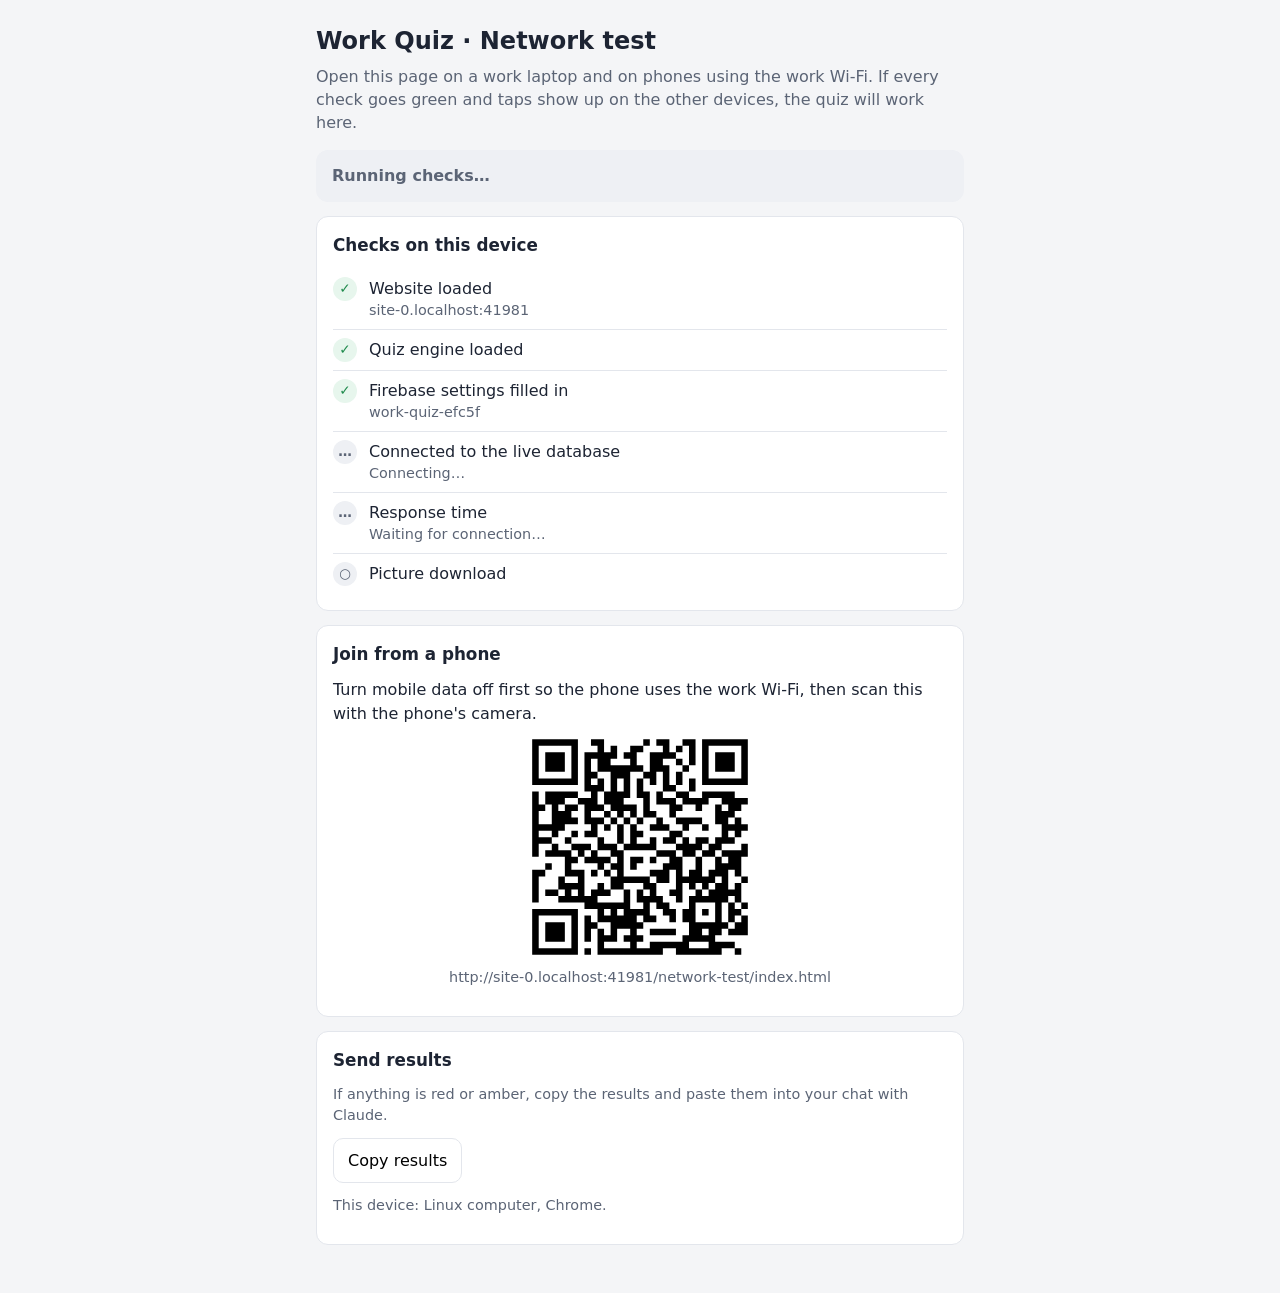
<file: network-test/index.html>
<!DOCTYPE html>
<html lang="en">
<head>
<meta charset="utf-8">
<meta name="viewport" content="width=device-width, initial-scale=1">
<title>Work Quiz – Network test</title>
<style>
  :root {
    --bg: #f4f5f7; --card: #ffffff; --ink: #1d2433; --muted: #5b6475; --line: #e3e6ec;
    --ok: #1f8a4c; --ok-bg: #e7f6ed; --warn: #a15c00; --warn-bg: #fff3e0;
    --fail: #c0362c; --fail-bg: #fdeceb; --accent: #3b4cca;
  }
  * { box-sizing: border-box; }
  body { margin: 0; background: var(--bg); color: var(--ink);
    font: 16px/1.45 system-ui, -apple-system, "Segoe UI", Roboto, sans-serif; }
  main { max-width: 680px; margin: 0 auto; padding: 20px 16px 48px; }
  h1 { font-size: 1.5rem; margin: 4px 0 6px; }
  h2 { font-size: 1.05rem; margin: 0 0 12px; }
  h3 { font-size: .95rem; margin: 18px 0 8px; color: var(--muted); font-weight: 600; }
  p { margin: 0 0 12px; }
  .lead { color: var(--muted); }
  .card { background: var(--card); border: 1px solid var(--line); border-radius: 12px;
    padding: 16px; margin-top: 14px; }
  .banner { border-radius: 12px; padding: 14px 16px; margin-top: 16px; font-weight: 600; }
  .banner.pending { background: #eef0f4; color: var(--muted); }
  .banner.ok { background: var(--ok-bg); color: var(--ok); }
  .banner.warn { background: var(--warn-bg); color: var(--warn); }
  .banner.fail { background: var(--fail-bg); color: var(--fail); }
  .checks { list-style: none; margin: 0; padding: 0; }
  .checks li { display: grid; grid-template-columns: 28px 1fr; column-gap: 8px;
    padding: 8px 0; border-top: 1px solid var(--line); }
  .checks li:first-child { border-top: 0; }
  .checks .icon { grid-row: span 2; width: 24px; height: 24px; border-radius: 50%;
    display: flex; align-items: center; justify-content: center; font-weight: 700;
    font-size: .85rem; background: #eef0f4; color: var(--muted); }
  .checks .icon::before { content: "○"; }
  .checks li.pending .icon::before { content: "…"; }
  .checks li.ok .icon { background: var(--ok-bg); color: var(--ok); }
  .checks li.ok .icon::before { content: "✓"; }
  .checks li.warn .icon { background: var(--warn-bg); color: var(--warn); }
  .checks li.warn .icon::before { content: "!"; }
  .checks li.fail .icon { background: var(--fail-bg); color: var(--fail); }
  .checks li.fail .icon::before { content: "✕"; }
  .checks .detail { color: var(--muted); font-size: .9rem; }
  .checks li.fail .detail { color: var(--fail); }
  label { display: block; font-weight: 600; margin-bottom: 12px; }
  input { display: block; width: 100%; margin-top: 6px; padding: 10px 12px; font: inherit;
    border: 1px solid var(--line); border-radius: 8px; }
  button { font: inherit; cursor: pointer; border-radius: 10px; border: 1px solid var(--line);
    background: #fff; padding: 10px 14px; }
  button.big { display: block; width: 100%; padding: 22px; font-size: 1.6rem; font-weight: 800;
    letter-spacing: .08em; background: var(--accent); color: #fff; border: 0; }
  button.big:active { transform: scale(.98); }
  button:disabled { opacity: .5; cursor: default; }
  ul.list { list-style: none; margin: 0; padding: 0; }
  ul.list li { padding: 7px 0; border-top: 1px solid var(--line); display: flex;
    justify-content: space-between; gap: 12px; }
  ul.list li:first-child { border-top: 0; }
  ul.list .sub { color: var(--muted); font-size: .9rem; white-space: nowrap; }
  ul.list li.empty { color: var(--muted); }
  ul.list li.fresh { animation: flash 1.2s ease-out; }
  @keyframes flash { from { background: #fff6c2; } to { background: transparent; } }
  #qr { display: flex; justify-content: center; margin: 4px 0 10px; }
  #qr svg { width: 220px; height: 220px; }
  .url { text-align: center; word-break: break-all; font-size: .9rem; color: var(--muted); }
  .row { display: flex; gap: 10px; flex-wrap: wrap; align-items: center; }
  .small { font-size: .9rem; color: var(--muted); }
  [hidden] { display: none !important; }
</style>
</head>
<body>
<main>
  <h1>Work Quiz · Network test</h1>
  <p class="lead">Open this page on a work laptop and on phones using the work Wi-Fi.
    If every check goes green and taps show up on the other devices, the quiz will work here.</p>

  <div id="banner" class="banner pending">Running checks…</div>

  <section class="card">
    <h2>Checks on this device</h2>
    <ul class="checks">
      <li id="c-page"><span class="icon"></span><span class="label">Website loaded</span><span class="detail"></span></li>
      <li id="c-lib"><span class="icon"></span><span class="label">Quiz engine loaded</span><span class="detail"></span></li>
      <li id="c-config"><span class="icon"></span><span class="label">Firebase settings filled in</span><span class="detail"></span></li>
      <li id="c-conn"><span class="icon"></span><span class="label">Connected to the live database</span><span class="detail"></span></li>
      <li id="c-speed"><span class="icon"></span><span class="label">Response time</span><span class="detail"></span></li>
      <li id="c-pic"><span class="icon"></span><span class="label">Picture download</span><span class="detail"></span></li>
    </ul>
  </section>

  <section class="card" id="live" hidden>
    <h2>Live test</h2>
    <p>Press TAP on one device and watch it appear on the others.</p>
    <label>Your name
      <input id="name" maxlength="24" autocomplete="off">
    </label>
    <button id="tap" class="big">TAP</button>
    <h3>Devices on this page right now (<span id="count">0</span>)</h3>
    <ul class="list" id="devices"><li class="empty">Waiting…</li></ul>
    <h3>Recent taps</h3>
    <ul class="list" id="taps"><li class="empty">No taps yet</li></ul>
  </section>

  <section class="card" id="share">
    <h2>Join from a phone</h2>
    <p>Turn mobile data off first so the phone uses the work Wi-Fi, then scan this with the phone's camera.</p>
    <div id="qr"></div>
    <p class="url" id="url"></p>
  </section>

  <section class="card">
    <h2>Send results</h2>
    <p class="small">If anything is red or amber, copy the results and paste them into your chat with Claude.</p>
    <div class="row">
      <button id="copy">Copy results</button>
      <span id="copied" class="small" hidden>Copied</span>
    </div>
    <p class="small" id="device" style="margin-top:12px"></p>
  </section>
</main>

<script src="firebase-config.js"></script>
<script src="quiz-lib.js"></script>
<script>
(function () {
  "use strict";

  var $ = function (id) { return document.getElementById(id); };
  var checks = {};       // id -> {state, detail}
  var labels = {
    "c-page": "Website loaded", "c-lib": "Quiz engine loaded",
    "c-config": "Firebase settings filled in", "c-conn": "Connected to the live database",
    "c-speed": "Response time", "c-pic": "Picture download"
  };

  function setCheck(id, state, detail) {
    checks[id] = { state: state, detail: detail || "" };
    var li = $(id);
    li.className = state;
    li.querySelector(".detail").textContent = detail || "";
    updateBanner();
  }

  var bannerOverride = null;
  function updateBanner() {
    var b = $("banner");
    var ids = Object.keys(labels);
    var states = ids.map(function (id) { return checks[id] ? checks[id].state : "todo"; });
    var cls, text;
    if (bannerOverride) { cls = bannerOverride.cls; text = bannerOverride.text; }
    else if (states.indexOf("fail") >= 0) {
      cls = "fail"; text = "Something isn't working on this device. See the red line below.";
    } else if (states.every(function (s) { return s === "ok"; })) {
      cls = "ok"; text = "✓ Everything works on this device. Now try the live test with another device.";
    } else if (states.every(function (s) { return s === "ok" || s === "warn"; })) {
      cls = "warn"; text = "This device works, but see the amber line below.";
    } else { cls = "pending"; text = "Running checks…"; }
    b.className = "banner " + cls;
    b.textContent = text;
  }

  function store(key, value) {
    try { if (value === undefined) return localStorage.getItem(key); localStorage.setItem(key, value); }
    catch (e) { return null; }
  }

  // ---------- Device details ----------
  function guessDevice() {
    var ua = navigator.userAgent;
    if (/iPhone/.test(ua)) return "iPhone";
    if (/iPad/.test(ua)) return "iPad";
    if (/Android/.test(ua)) return /Mobile/.test(ua) ? "Android phone" : "Android tablet";
    if (/CrOS/.test(ua)) return "Chromebook";
    if (/Windows/.test(ua)) return "Windows laptop";
    if (/Macintosh/.test(ua)) return navigator.maxTouchPoints > 1 ? "iPad" : "Mac";
    if (/Linux/.test(ua)) return "Linux computer";
    return "Device";
  }
  function guessBrowser() {
    var ua = navigator.userAgent;
    if (/Edg\//.test(ua)) return "Edge";
    if (/SamsungBrowser/.test(ua)) return "Samsung Internet";
    if (/Firefox|FxiOS/.test(ua)) return "Firefox";
    if (/Chrome|CriOS/.test(ua)) return "Chrome";
    if (/Safari/.test(ua)) return "Safari";
    return "Browser";
  }
  var deviceType = guessDevice();
  var browser = guessBrowser();
  $("device").textContent = "This device: " + deviceType + ", " + browser + ".";

  // ---------- Page + QR ----------
  var pageUrl = location.href.split("#")[0].split("?")[0];
  var online = /^https?:/.test(location.protocol);
  setCheck("c-page", "ok", online ? location.host : "Opened from a file on this computer");
  $("url").textContent = online ? pageUrl : "The QR code appears once this page is on GitHub Pages.";

  function drawQr() {
    if (!online || !window.QuizLib || !window.QuizLib.qrcode) return;
    try {
      var qr = window.QuizLib.qrcode(0, "M");
      qr.addData(pageUrl);
      qr.make();
      $("qr").innerHTML = qr.createSvgTag({ cellSize: 6, margin: 2, scalable: true });
    } catch (e) { $("qr").textContent = "Couldn't draw the QR code."; }
  }

  // ---------- Copy results ----------
  $("copy").addEventListener("click", function () {
    var lines = ["Work Quiz network test", new Date().toString(), "Page: " + pageUrl,
      "Device: " + deviceType + ", " + browser, "User agent: " + navigator.userAgent, ""];
    Object.keys(labels).forEach(function (id) {
      var c = checks[id] || { state: "not run", detail: "" };
      lines.push(labels[id] + ": " + c.state.toUpperCase() + (c.detail ? " – " + c.detail : ""));
    });
    if (lastError) lines.push("", "Last error: " + lastError);
    var text = lines.join("\n");
    function done() { $("copied").hidden = false; setTimeout(function () { $("copied").hidden = true; }, 2000); }
    if (navigator.clipboard && window.isSecureContext) {
      navigator.clipboard.writeText(text).then(done, function () { fallbackCopy(text); done(); });
    } else { fallbackCopy(text); done(); }
  });
  function fallbackCopy(text) {
    var ta = document.createElement("textarea");
    ta.value = text; document.body.appendChild(ta); ta.select();
    try { document.execCommand("copy"); } catch (e) {}
    document.body.removeChild(ta);
  }

  var lastError = "";
  function explain(e) {
    var msg = (e && (e.code || e.message)) || String(e);
    lastError = (e && e.message) || msg;
    if (/permission/i.test(msg)) return "Permission denied. The database rules from setup step 3 aren't in place yet.";
    return msg;
  }

  // ---------- Library ----------
  if (!window.QuizLib) {
    setCheck("c-lib", "fail", "quiz-lib.js didn't load. Check it was uploaded with the other files.");
    return stop();
  }
  setCheck("c-lib", "ok", "");
  drawQr();

  // ---------- Config ----------
  var cfg = window.FIREBASE_CONFIG;
  function filled(v) { return typeof v === "string" && v.length > 0 && v.indexOf("PASTE") !== 0; }
  if (!cfg) {
    setCheck("c-config", "fail", "firebase-config.js is missing or didn't load.");
    return stop();
  }
  if (!filled(cfg.apiKey) || !filled(cfg.projectId) || !filled(cfg.databaseURL)) {
    setCheck("c-config", "fail", "The Firebase settings haven't been filled in yet.");
    return stop();
  }
  setCheck("c-config", "ok", cfg.projectId);

  function stop() {
    ["c-lib", "c-config", "c-conn", "c-speed", "c-pic"].forEach(function (id) {
      if (!checks[id]) setCheck(id, "todo", "Not run");
    });
    if (window.QuizLib) drawQr();
  }

  // ---------- Connect ----------
  var L = window.QuizLib, db;
  try {
    var app = L.initializeApp(cfg);
    db = L.getDatabase(app);
  } catch (e) {
    setCheck("c-conn", "fail", "Couldn't start: " + explain(e) + " (check the database address in firebase-config.js).");
    return stop();
  }

  var myId = Math.random().toString(36).slice(2, 10);
  var serverOffset = 0;
  var connected = false, everConnected = false, liveStarted = false;
  var t0 = performance.now();
  setCheck("c-conn", "pending", "Connecting…");
  setCheck("c-speed", "pending", "Waiting for connection…");

  var connTimer = setTimeout(function () {
    if (!everConnected) {
      setCheck("c-conn", "fail", "No connection after 15 seconds. The network may be blocking the live connection.");
      setCheck("c-speed", "todo", "Not run");
    }
  }, 15000);

  L.onValue(L.ref(db, ".info/serverTimeOffset"), function (snap) { serverOffset = snap.val() || 0; });

  var presRef = L.ref(db, "nettest/presence/" + myId);

  L.onValue(L.ref(db, ".info/connected"), function (snap) {
    if (snap.val() === true) {
      connected = true;
      if (!everConnected) {
        everConnected = true;
        clearTimeout(connTimer);
        setCheck("c-conn", "ok", "Connected in " + Math.round(performance.now() - t0) + " ms");
        runSpeedTest();
      } else {
        setCheck("c-conn", "ok", "Reconnected");
      }
      // Re-register presence every time we (re)connect.
      L.onDisconnect(presRef).remove().then(writePresence).catch(function (e) {
        setCheck("c-conn", "fail", explain(e));
      });
    } else if (everConnected && connected) {
      connected = false;
      setCheck("c-conn", "warn", "Connection dropped – trying again…");
    }
  });

  // ---------- Speed ----------
  function runSpeedTest() {
    setCheck("c-speed", "pending", "Measuring…");
    var pingRef = L.ref(db, "nettest/ping/" + myId);
    var times = [], i = 0;
    function next() {
      if (i >= 5) {
        L.remove(pingRef).catch(function () {});
        times.sort(function (a, b) { return a - b; });
        var med = Math.round(times[2]);
        if (med < 400) setCheck("c-speed", "ok", med + " ms – fast");
        else if (med < 1000) setCheck("c-speed", "warn", med + " ms – a little slow, but the quiz will work");
        else setCheck("c-speed", "warn", med + " ms – slow, so answers may lag");
        runPicTest();
        startLive();
        return;
      }
      var s = performance.now();
      L.set(pingRef, { n: i, at: L.serverTimestamp() }).then(function () {
        times.push(performance.now() - s); i++; next();
      }).catch(function (e) {
        setCheck("c-speed", "fail", explain(e));
      });
    }
    next();
  }

  // ---------- Picture download ----------
  // Quiz pictures are sent through the database, about 200 KB each. This times a download of that size.
  function runPicTest() {
    setCheck("c-pic", "pending", "Downloading a test picture…");
    var picRef = L.ref(db, "nettest/pic");
    var t;
    L.get(picRef).then(function (snap) {
      var v = snap.val();
      if (v && typeof v.data === "string" && v.data.length >= 250000) return;
      var abc = "ABCDEFGHIJKLMNOPQRSTUVWXYZabcdefghijklmnopqrstuvwxyz0123456789+/", s = [];
      for (var i = 0; i < 270000; i++) s.push(abc.charAt(Math.floor(Math.random() * 64)));
      return L.set(picRef, { data: s.join(""), at: L.serverTimestamp() });
    }).then(function () {
      t = performance.now();
      return L.get(picRef);
    }).then(function (snap) {
      var v = snap.val(), secs = (performance.now() - t) / 1000;
      if (!v || typeof v.data !== "string") return setCheck("c-pic", "fail", "The test picture didn't arrive.");
      var txt = secs.toFixed(1) + " s for a picture-sized download";
      if (secs < 2) setCheck("c-pic", "ok", txt + " – fine");
      else if (secs < 5) setCheck("c-pic", "warn", txt + " – pictures will take a few seconds to appear");
      else setCheck("c-pic", "warn", txt + " – slow, so pictures may still be loading when a question starts");
    }).catch(function (e) { setCheck("c-pic", "fail", explain(e)); });
  }

  // ---------- Live test ----------
  var nameInput = $("name");
  nameInput.value = store("wq-nettest-name") || deviceType;

  function myName() { return (nameInput.value || "").trim().slice(0, 24) || deviceType; }

  function writePresence() {
    return L.set(presRef, { name: myName(), device: deviceType, browser: browser, joined: L.serverTimestamp() })
      .catch(function (e) { setCheck("c-conn", "fail", explain(e)); });
  }

  nameInput.addEventListener("change", function () {
    store("wq-nettest-name", myName());
    if (connected) writePresence();
  });

  function startLive() {
    if (liveStarted) return;
    liveStarted = true;
    $("live").hidden = false;

    L.onValue(L.ref(db, "nettest/presence"), function (snap) {
      var list = [];
      snap.forEach(function (child) { var v = child.val() || {}; v.id = child.key; list.push(v); });
      list.sort(function (a, b) { return (a.joined || 0) - (b.joined || 0); });
      $("count").textContent = list.length;
      var ul = $("devices");
      ul.innerHTML = "";
      if (!list.length) { ul.innerHTML = '<li class="empty">Nobody yet</li>'; return; }
      list.forEach(function (d) {
        var li = document.createElement("li");
        var left = document.createElement("span");
        left.textContent = (d.name || "Someone") + (d.id === myId ? " (you)" : "");
        var right = document.createElement("span");
        right.className = "sub";
        right.textContent = [d.device, d.browser].filter(Boolean).join(", ");
        li.appendChild(left); li.appendChild(right);
        ul.appendChild(li);
      });
    });

    var seen = {}, firstLoad = true;
    L.onValue(L.query(L.ref(db, "nettest/taps"), L.limitToLast(8)), function (snap) {
      var items = [];
      snap.forEach(function (child) { var v = child.val() || {}; v.key = child.key; items.push(v); });
      items.reverse();
      var ul = $("taps");
      ul.innerHTML = "";
      if (!items.length) { ul.innerHTML = '<li class="empty">No taps yet</li>'; }
      var nowServer = Date.now() + serverOffset;
      items.forEach(function (t) {
        if (!(t.key in seen)) {
          seen[t.key] = firstLoad ? null : (t.by === myId ? "you" : Math.max(0, Math.round(nowServer - (t.at || nowServer))));
        }
        var li = document.createElement("li");
        var left = document.createElement("span");
        left.textContent = (t.name || "Someone") + " tapped";
        var right = document.createElement("span");
        right.className = "sub";
        var s = seen[t.key];
        right.textContent = s === null ? "earlier" : s === "you" ? "from this device" : "arrived after ~" + s + " ms";
        li.appendChild(left); li.appendChild(right);
        ul.appendChild(li);
      });
      // Flash the newest item if it arrived just now.
      if (!firstLoad && ul.firstChild && items.length) ul.firstChild.classList.add("fresh");
      firstLoad = false;
    });

    $("tap").addEventListener("click", function () {
      var btn = $("tap");
      btn.disabled = true;
      L.push(L.ref(db, "nettest/taps"), { name: myName(), device: deviceType, by: myId, at: L.serverTimestamp() })
        .catch(function (e) { setCheck("c-conn", "fail", explain(e)); })
        .then(function () { setTimeout(function () { btn.disabled = false; }, 400); });
    });
  }
})();
</script>
</body>
</html>
</file>
